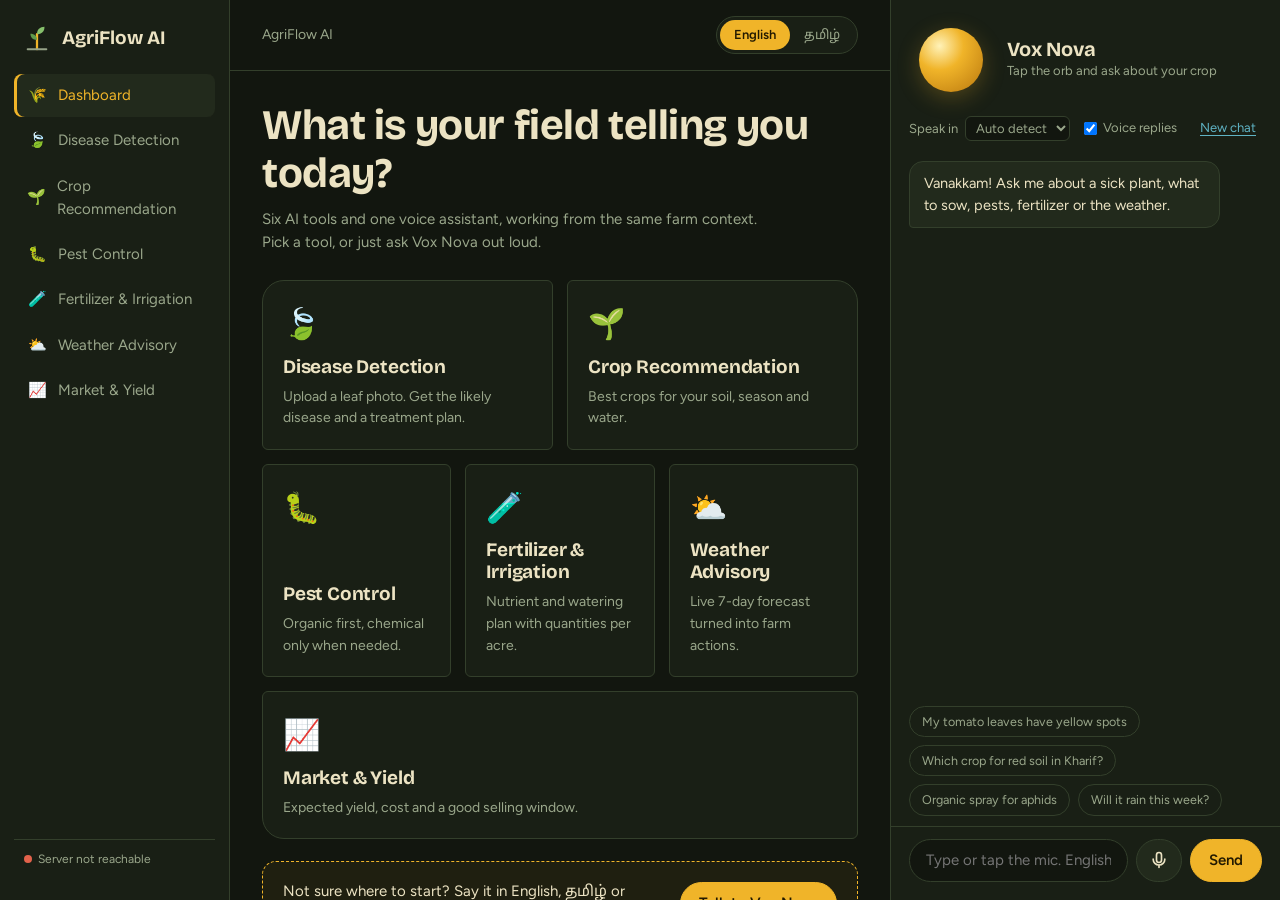
<file: index.html>
<!doctype html>
<html lang="en">
<head>
  <meta charset="utf-8">
  <meta name="viewport" content="width=device-width, initial-scale=1">
  <title>AgriFlow AI with Vox Nova</title>
  <link rel="preconnect" href="https://fonts.googleapis.com">
  <link rel="preconnect" href="https://fonts.gstatic.com" crossorigin>
  <link href="https://fonts.googleapis.com/css2?family=Bricolage+Grotesque:opsz,wght@12..96,500;12..96,700&family=Figtree:wght@400;500;600;700&family=Noto+Sans+Tamil:wght@400;500;700&display=swap" rel="stylesheet">
  <link rel="stylesheet" href="style.css">
</head>
<body>
<div class="app" id="app">

  <!-- Left: navigation -->
  <aside class="sidebar">
    <div class="brand">
      <svg viewBox="0 0 32 32" width="30" height="30" aria-hidden="true">
        <path d="M16 29V13" stroke="#f0b429" stroke-width="2.4" stroke-linecap="round"/>
        <path d="M16 13c0-5 3-8 8-8 0 5-3 8-8 8Z" fill="#86c06c"/>
        <path d="M16 19c0-4-2.5-6.5-7-6.5 0 4 2.5 6.5 7 6.5Z" fill="#5f9a4c"/>
        <path d="M6 29h20" stroke="#97a488" stroke-width="2" stroke-linecap="round"/>
      </svg>
      <span>AgriFlow AI</span>
    </div>
    <nav id="nav" aria-label="Main"></nav>
    <div class="sys" id="sys" aria-live="polite">Checking server…</div>
  </aside>

  <!-- Centre: dashboard views -->
  <main class="main">
    <header class="topbar">
      <div id="crumb" class="crumb"></div>
      <div class="topbar-actions">
        <div class="seg" role="group" aria-label="Output language">
          <button data-lang="en" class="on">English</button>
          <button data-lang="ta">தமிழ்</button>
        </div>
        <button class="btn ghost only-narrow" id="voxOpen">Vox Nova</button>
      </div>
    </header>
    <section id="view" class="view" tabindex="-1"></section>
  </main>

  <!-- Right: Vox Nova AI chatbot -->
  <aside class="vox" id="vox" data-state="idle" aria-label="Vox Nova voice assistant">
    <div class="vox-head">
      <div class="orb-wrap">
        <button class="orb" id="orb" aria-label="Talk to Vox Nova"><span class="orb-core"></span></button>
      </div>
      <div class="vox-title">
        <h2>Vox Nova</h2>
        <p id="voxState">Tap the orb and ask about your crop</p>
      </div>
      <button class="icon-btn only-narrow" id="voxClose" aria-label="Close Vox Nova">✕</button>
    </div>

    <div class="vox-tools">
      <label class="sel">Speak in
        <select id="voxLang">
          <option value="auto">Auto detect</option>
          <option value="en">English</option>
          <option value="ta">தமிழ்</option>
        </select>
      </label>
      <label class="chk"><input type="checkbox" id="voxSpeak" checked> Voice replies</label>
      <button class="link" id="voxReset">New chat</button>
    </div>

    <div class="chat" id="chat" aria-live="polite"></div>

    <canvas id="wave" class="wave" height="44"></canvas>
    <div class="chips" id="chips"></div>

    <div class="composer">
      <input id="voxInput" type="text" placeholder="Type or tap the mic. English, தமிழ் or Tanglish" autocomplete="off">
      <button class="btn mic" id="micBtn" aria-label="Record voice question">
        <svg viewBox="0 0 24 24" width="20" height="20" fill="none" stroke="currentColor" stroke-width="2" stroke-linecap="round"><rect x="9" y="3" width="6" height="12" rx="3"/><path d="M5 11a7 7 0 0 0 14 0M12 18v3"/></svg>
      </button>
      <button class="btn send" id="sendBtn">Send</button>
    </div>
  </aside>
</div>

<button class="fab" id="voxFab" aria-label="Open Vox Nova">
  <span class="orb-core"></span>
</button>

<script src="app.js"></script>
</body>
</html>
</file>
<file: style.css>
/* AgriFlow AI + Vox Nova
   Palette: soil, furrow, loam, straw (text), turmeric (action), leaf, monsoon, chilli */
:root{
  --soil:#12160f; --furrow:#191f15; --loam:#222a1c; --line:#333f2b;
  --straw:#ece3c3; --muted:#9aa78b;
  --turmeric:#f0b429; --leaf:#86c06c; --monsoon:#5fb3c4; --chilli:#e2624b;
  --display:"Bricolage Grotesque","Noto Sans Tamil",system-ui,sans-serif;
  --body:"Figtree","Noto Sans Tamil",system-ui,sans-serif;
  --level:0;
}
*{box-sizing:border-box;margin:0}
html,body{height:100%}
body{background:var(--soil);color:var(--straw);font:400 15px/1.55 var(--body);-webkit-font-smoothing:antialiased}
body.ta{line-height:1.7}
button,input,select,textarea{font:inherit;color:inherit}
button{cursor:pointer}
:focus-visible{outline:2px solid var(--turmeric);outline-offset:2px}
h1,h2,h3{font-family:var(--display);font-weight:700;letter-spacing:-.01em;line-height:1.15}

.app{display:grid;grid-template-columns:230px minmax(0,1fr) 390px;height:100vh;overflow:hidden}

/* ---------- Sidebar ---------- */
.sidebar{background:var(--furrow);border-right:1px solid var(--line);display:flex;flex-direction:column;padding:22px 14px;gap:22px}
.brand{display:flex;align-items:center;gap:10px;font:700 19px var(--display);padding:0 8px}
#nav{display:flex;flex-direction:column;gap:2px;flex:1}
#nav button{background:none;border:0;text-align:left;padding:10px 12px;border-radius:8px;color:var(--muted);display:flex;gap:10px;align-items:center}
#nav button:hover{background:var(--loam);color:var(--straw)}
#nav button.on{background:var(--loam);color:var(--turmeric);box-shadow:inset 3px 0 0 var(--turmeric)}
#nav .ic{width:22px;text-align:center}
.sys{font-size:12px;color:var(--muted);padding:10px;border-top:1px solid var(--line);line-height:1.5}
.sys b{color:var(--straw);font-weight:600}
.dot{display:inline-block;width:8px;height:8px;border-radius:50%;background:var(--muted);margin-right:6px}
.dot.ok{background:var(--leaf)} .dot.bad{background:var(--chilli)}

/* ---------- Main ---------- */
.main{display:flex;flex-direction:column;min-width:0;overflow:hidden}
.topbar{display:flex;justify-content:space-between;align-items:center;padding:16px 32px;border-bottom:1px solid var(--line)}
.crumb{color:var(--muted);font-size:14px}
.topbar-actions{display:flex;gap:10px;align-items:center}
.seg{display:flex;background:var(--furrow);border:1px solid var(--line);border-radius:999px;padding:3px}
.seg button{background:none;border:0;padding:5px 14px;border-radius:999px;color:var(--muted);font-size:13px}
.seg button.on{background:var(--turmeric);color:#231a00;font-weight:600}
.view{flex:1;overflow-y:auto;padding:30px 32px 60px;outline:none}

.btn{border:1px solid var(--line);background:var(--loam);border-radius:999px;padding:9px 18px;font-weight:600;transition:background .15s,transform .05s}
.btn:hover{background:#2b3524}
.btn:active{transform:translateY(1px)}
.btn.primary{background:var(--turmeric);border-color:var(--turmeric);color:#231a00}
.btn.primary:hover{background:#ffc64a}
.btn.ghost{background:none}
.btn[disabled]{opacity:.5;cursor:progress}
.link{background:none;border:0;color:var(--monsoon);font-size:13px;text-decoration:underline;text-underline-offset:3px}
.icon-btn{background:none;border:0;font-size:18px;color:var(--muted);padding:6px}

/* ---------- Home ---------- */
.hello{max-width:640px;margin-bottom:26px}
.hello h1{font-size:clamp(28px,3.4vw,42px);margin-bottom:10px}
.hello p{color:var(--muted);max-width:52ch}
.bento{display:grid;grid-template-columns:repeat(6,1fr);gap:14px}
.tile{position:relative;text-align:left;background:var(--furrow);border:1px solid var(--line);padding:20px;display:flex;flex-direction:column;gap:8px;min-height:150px;transition:border-color .15s,background .15s}
.tile:hover{border-color:var(--turmeric);background:var(--loam)}
.tile h3{font-size:19px}
.tile p{color:var(--muted);font-size:14px}
.tile .big{font-size:30px;margin-bottom:auto}
.tile:nth-child(1){grid-column:span 3;border-radius:22px 6px 6px 6px}
.tile:nth-child(2){grid-column:span 3;border-radius:6px 22px 6px 6px}
.tile:nth-child(3){grid-column:span 2;border-radius:6px}
.tile:nth-child(4){grid-column:span 2;border-radius:6px}
.tile:nth-child(5){grid-column:span 2;border-radius:6px}
.tile:nth-child(6){grid-column:span 6;border-radius:6px 6px 6px 22px;min-height:120px}
.vox-promo{margin-top:22px;display:flex;gap:18px;align-items:center;padding:18px 20px;border:1px dashed var(--turmeric);border-radius:14px;background:rgba(240,180,41,.06)}
.vox-promo p{flex:1;color:var(--straw)}

/* ---------- Feature view ---------- */
.fhead{margin-bottom:22px}
.fhead h1{font-size:clamp(26px,3vw,36px);margin-bottom:6px}
.fhead p{color:var(--muted);max-width:60ch}
.split{display:grid;grid-template-columns:minmax(280px,360px) minmax(0,1fr);gap:22px;align-items:start}
.panel{background:var(--furrow);border:1px solid var(--line);border-radius:14px;padding:20px}
form.panel{display:flex;flex-direction:column;gap:14px;position:sticky;top:0}
label.f{display:flex;flex-direction:column;gap:5px;font-size:13px;color:var(--muted)}
.f input,.f select,.f textarea{background:var(--soil);border:1px solid var(--line);border-radius:6px;padding:9px 11px;color:var(--straw);font-size:15px}
.f textarea{min-height:84px;resize:vertical}
.f input[type=file]{padding:8px;font-size:13px}
.preview{max-width:100%;max-height:170px;border-radius:8px;object-fit:cover;border:1px solid var(--line)}
.empty{color:var(--muted);text-align:center;padding:60px 20px;border:1px dashed var(--line);border-radius:14px}
.error{border-color:var(--chilli);color:#ffb4a6;background:rgba(226,98,75,.08)}

.result{display:flex;flex-direction:column;gap:16px}
.rtop{display:flex;justify-content:space-between;gap:14px;align-items:flex-start}
.rtop h2{font-size:clamp(22px,2.4vw,30px)}
.badge{flex:none;font-size:12px;font-weight:600;padding:4px 12px;border-radius:999px;border:1px solid}
.badge.good{color:var(--leaf);border-color:var(--leaf)} .badge.info{color:var(--monsoon);border-color:var(--monsoon)}
.badge.warning{color:var(--turmeric);border-color:var(--turmeric)} .badge.critical{color:var(--chilli);border-color:var(--chilli)}
.conf{display:flex;align-items:center;gap:10px;font-size:13px;color:var(--muted)}
.conf i{flex:1;max-width:220px;height:6px;border-radius:9px;background:var(--loam);overflow:hidden}
.conf i b{display:block;height:100%;background:var(--leaf)}
.lead{font-size:17px;line-height:1.6}
.secs{display:grid;grid-template-columns:repeat(auto-fit,minmax(260px,1fr));gap:12px}
.sec{background:var(--soil);border:1px solid var(--line);border-radius:10px;padding:14px 16px}
.sec h3{font-size:16px;margin-bottom:8px;color:var(--turmeric)}
.sec ul{padding-left:18px;display:flex;flex-direction:column;gap:6px;font-size:14.5px}
.ractions{display:flex;gap:10px;flex-wrap:wrap}
.wx{display:grid;grid-template-columns:repeat(7,minmax(70px,1fr));gap:8px;overflow-x:auto}
.wx div{background:var(--soil);border:1px solid var(--line);border-radius:8px;padding:10px 8px;text-align:center;font-size:12.5px}
.wx b{display:block;font-size:15px;color:var(--straw)}
.wx .rain{color:var(--monsoon)}
.skel{height:14px;border-radius:6px;background:linear-gradient(90deg,var(--loam),#2d3826,var(--loam));background-size:200% 100%;animation:sk 1.2s linear infinite;margin-bottom:12px}
@keyframes sk{to{background-position:-200% 0}}

/* ---------- Vox Nova panel (the memorable part) ---------- */
.vox{background:var(--furrow);border-left:1px solid var(--line);display:flex;flex-direction:column;min-height:0;position:relative}
.vox-head{display:flex;align-items:center;gap:14px;padding:18px 18px 10px}
.vox-title h2{font-size:20px}
.vox-title p{font-size:13px;color:var(--muted)}
.orb-wrap{width:84px;height:84px;display:grid;place-items:center;flex:none}
.orb{position:relative;width:64px;height:64px;border-radius:50%;border:0;background:none;padding:0;transform:scale(calc(1 + var(--level) * .35));transition:transform .08s linear}
.orb-core{position:absolute;inset:0;border-radius:50%;
  background:radial-gradient(circle at 32% 28%,#fff2b8 0,var(--turmeric) 38%,#b9770e 100%);
  box-shadow:0 0 0 0 rgba(240,180,41,.45),0 6px 22px rgba(240,180,41,.25);animation:breathe 4.5s ease-in-out infinite}
.orb::before{content:"";position:absolute;inset:-7px;border-radius:50%;border:2px solid transparent;opacity:0}
.fab .orb-core{position:absolute;inset:0}
@keyframes breathe{50%{transform:scale(.93)}}

.vox[data-state=listening] .orb-core{background:radial-gradient(circle at 32% 28%,#ffd9d0,var(--chilli) 45%,#8f2c1b 100%);animation:none;box-shadow:0 0 0 calc(var(--level)*26px) rgba(226,98,75,.25),0 6px 22px rgba(226,98,75,.3)}
.vox[data-state=thinking] .orb-core{background:conic-gradient(from 0deg,var(--turmeric),var(--leaf),var(--monsoon),var(--turmeric));animation:spin 1.1s linear infinite}
.vox[data-state=speaking] .orb-core{background:radial-gradient(circle at 32% 28%,#dff5c8,var(--leaf) 45%,#3f7a2c 100%);animation:talk .55s ease-in-out infinite}
@keyframes spin{to{transform:rotate(360deg)}}
@keyframes talk{50%{transform:scale(1.14)}}

.vox-tools{display:flex;gap:14px;align-items:center;padding:4px 18px 10px;font-size:13px;color:var(--muted);flex-wrap:wrap}
.vox-tools select{background:var(--soil);border:1px solid var(--line);border-radius:6px;padding:3px 6px;margin-left:4px;font-size:13px}
.vox-tools .link{margin-left:auto}
.chk{display:flex;gap:6px;align-items:center}

.chat{flex:1;min-height:0;overflow-y:auto;padding:10px 18px;display:flex;flex-direction:column;gap:10px}
.msg{max-width:88%;padding:10px 14px;border-radius:14px;font-size:14.5px;line-height:1.55;white-space:pre-wrap;word-wrap:break-word}
.msg.user{align-self:flex-end;background:var(--turmeric);color:#231a00;border-radius:14px 14px 4px 14px}
.msg.bot{align-self:flex-start;background:var(--loam);border:1px solid var(--line);border-radius:14px 14px 14px 4px}
.msg.sys{align-self:center;background:none;color:var(--muted);font-size:13px;text-align:center}
.msg.err{align-self:center;color:#ffb4a6;background:rgba(226,98,75,.1);border:1px solid var(--chilli);font-size:13px}
.msg .replay{display:block;margin-top:6px;background:none;border:0;color:var(--monsoon);font-size:12.5px;padding:0}
.msg.user .via{opacity:.65;font-size:12px;display:block;margin-bottom:2px}
.typing{display:inline-flex;gap:4px}
.typing i{width:6px;height:6px;border-radius:50%;background:var(--muted);animation:dots 1s infinite}
.typing i:nth-child(2){animation-delay:.15s}.typing i:nth-child(3){animation-delay:.3s}
@keyframes dots{50%{transform:translateY(-4px);background:var(--turmeric)}}

.wave{display:none;width:calc(100% - 36px);margin:0 18px 6px;height:44px}
.vox[data-state=listening] .wave{display:block}
.chips{display:flex;gap:8px;flex-wrap:wrap;padding:0 18px 10px}
.chips button{background:none;border:1px solid var(--line);color:var(--muted);border-radius:999px;padding:5px 12px;font-size:12.5px}
.chips button:hover{color:var(--turmeric);border-color:var(--turmeric)}

.composer{display:flex;gap:8px;padding:12px 18px 18px;border-top:1px solid var(--line)}
.composer input{flex:1;min-width:0;background:var(--soil);border:1px solid var(--line);border-radius:999px;padding:9px 16px}
.btn.mic{padding:9px 12px;display:grid;place-items:center}
.vox[data-state=listening] .btn.mic{background:var(--chilli);border-color:var(--chilli);color:#fff}
.btn.send{background:var(--turmeric);border-color:var(--turmeric);color:#231a00}

.fab{display:none;position:fixed;right:18px;bottom:18px;width:60px;height:60px;border-radius:50%;border:0;background:none;z-index:20}
.only-narrow{display:none}

/* ---------- Responsive ---------- */
@media (max-width:1180px){
  .app{grid-template-columns:200px minmax(0,1fr)}
  .vox{position:fixed;inset:0 0 0 auto;width:min(420px,100%);z-index:30;transform:translateX(100%);transition:transform .25s ease;box-shadow:-20px 0 40px rgba(0,0,0,.4)}
  .vox.open{transform:none}
  .fab{display:block}
  .only-narrow{display:inline-block}
}
@media (max-width:760px){
  body{overflow:auto}
  .app{grid-template-columns:1fr;height:auto;overflow:visible}
  .sidebar{flex-direction:row;overflow-x:auto;padding:10px;gap:10px;align-items:center;border-right:0;border-bottom:1px solid var(--line)}
  .brand span,.sys{display:none}
  #nav{flex-direction:row;flex:none}
  #nav button{white-space:nowrap;padding:8px 12px}
  #nav button.on{box-shadow:inset 0 -3px 0 var(--turmeric)}
  .topbar,.view{padding-left:16px;padding-right:16px}
  .bento{grid-template-columns:1fr}
  .tile,.tile:nth-child(n){grid-column:auto}
  .split{grid-template-columns:1fr}
  form.panel{position:static}
  .main{overflow:visible}.view{overflow:visible}
}
@media (prefers-reduced-motion:reduce){*{animation:none!important;transition:none!important}}
</file>
